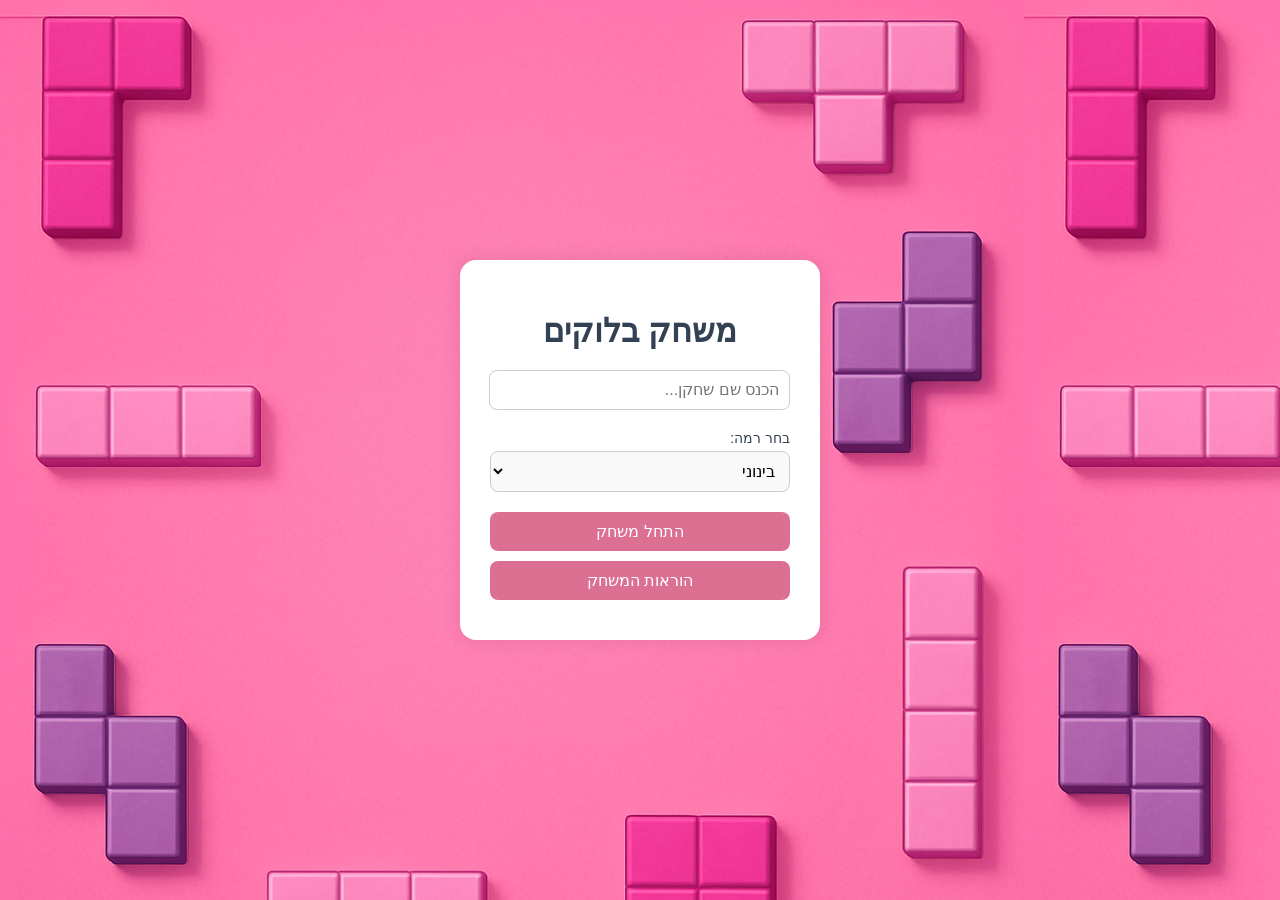
<file: index.html>
<!DOCTYPE html>
<html lang="he" dir="rtl">
<head>
  <meta charset="UTF-8" />
  <meta name="viewport" content="width=device-width, initial-scale=1.0" />
  <title>ברוכים הבאים למשחק!</title>
  <script src="./js/login.js" defer></script>
  <link rel="stylesheet" href="./css/login.css">
</head>
<body>
  <div class="container">
    <h1>משחק בלוקים</h1>
    <input type="text" id="playerName" placeholder="הכנס שם שחקן..." />

    <label for="difficulty">בחר רמה:</label>
    <select id="difficulty">
      <option value="easy">קל</option>
      <option value="medium" selected>בינוני</option>
      <option value="hard">קשה</option>
    </select>
    
    <button id="startGame">התחל משחק</button>
    <button id="Gameinstructions">הוראות המשחק</button>
    <div id="instructions">
      <h3>הוראות:</h3>
      <ul>
        <li>גרור את הבלוקים אל תוך הלוח.</li>
        <li>נסה למלא שורות או עמודות כדי לקבל ניקוד.</li>
        <li>אם אין יותר מהלכים אפשריים – המשחק נגמר.</li>
      </ul>
    </div>
  </div>
</file>
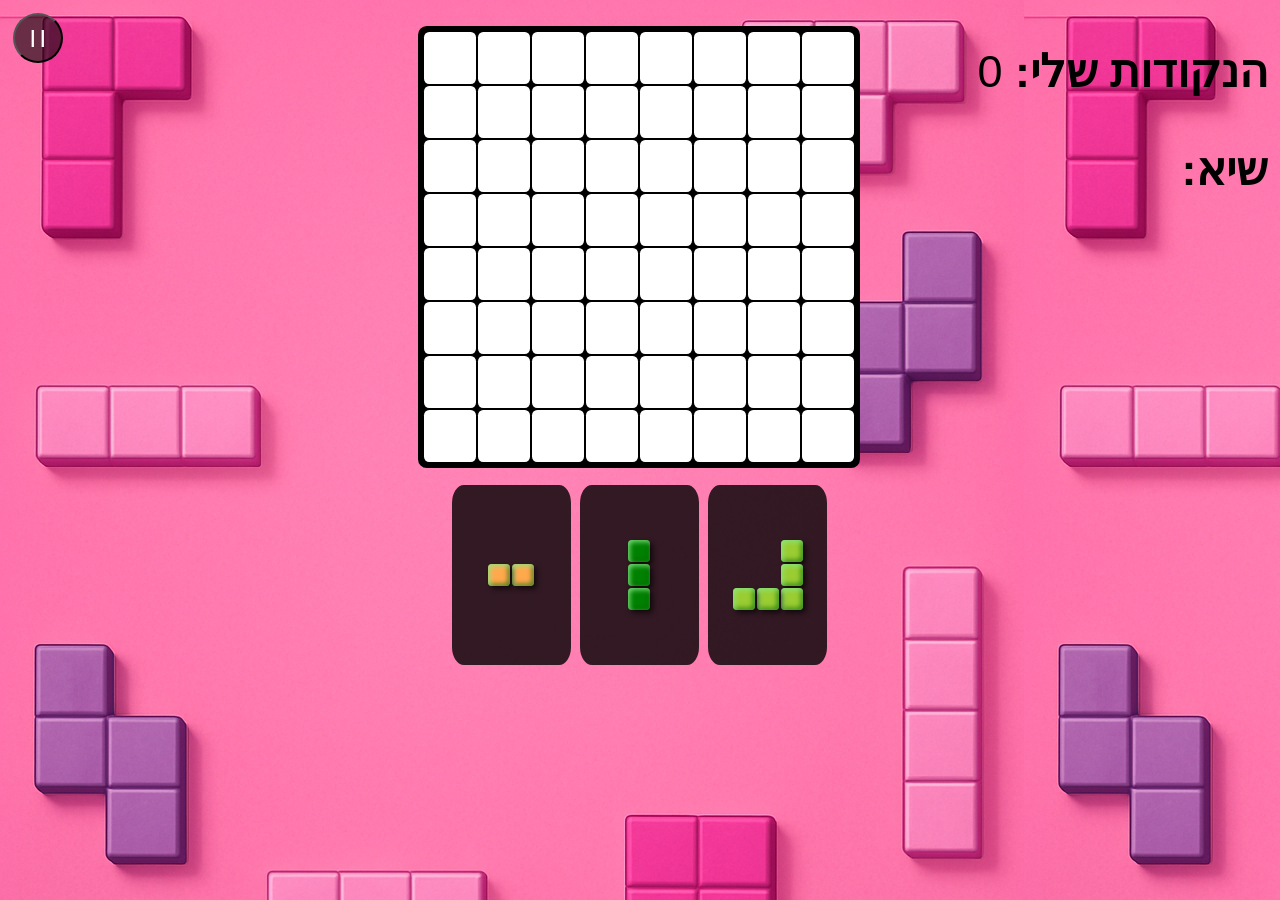
<file: html/game.html>
<!DOCTYPE html>
<html lang="he">
  <head>
    <meta charset="UTF-8" />
    <meta name="viewport" content="width=device-width, initial-scale=1.0" />
    <title>block blast</title>
    <link rel="stylesheet" href="../css/game.css" />
    <link rel="icon" href="../unnamed.png" />
    <!-- <script type="module" src="../js/blockGame.js"></script> -->
    <script src="../js/createBlock.js" defer></script>
    <script src="../js/button.js" defer></script>
  </head>

  <body dir="rtl">
    <main>
      <button id="stop"><strong>| |</strong></button>
      <div class="container-table">
        <div id="container-block">
          <div class="block1"></div>
          <div class="block2"></div>
          <div class="block3"></div>
        </div>
      </div>
      <div id="points">
        <p><strong>הנקודות שלי: </strong><span id="point">0</span></p>
        <p><strong>שיא: </strong><span id="score"></span></p>
      </div>
    </main>
    <div class="container-stop">
      <div id="close"><button>x</button></div>
      <div id="container-links">
        <button id="homePage">דף בית</button>
        <button class="restartBtn">משחק חוזר</button>
      </div>
    </div>
    <div id="gameOverScreen" class="game-over hidden">
      <h2>Game Over 🎮</h2>
      <h3 id="userName"></h3>
      <p>הנקודות שלך: <span id="finalScore"></span></p>
      <p>השיא: <span id="highScore"></span></p>
      <button id="restartBtn">משחק חדש</button>
    </div>
    <div id="newRecord" class="hidden">🏆 שיא חדש! 🏆</div>
  </body>
</html>
</file>
<file: css/login.css>
body {
  /* background-color: #f1f5f9; */
  display: flex;
  flex-direction: column;
  align-items: center;
  justify-content: center;
  height: 100vh;
  margin: 0;
  background-image: url(../block-background.png);
  animation: pinkGradient 15s ease infinite;
  font-family: Arial, sans-serif;
}

.container {
  background-color: white;
  padding: 30px;
  border-radius: 16px;
  box-shadow: 0 0 20px rgba(0, 0, 0, 0.1);
  text-align: center;
  width: 300px;
}

h1 {
  margin-bottom: 20px;
  color: #334155;
}

input[type="text"] {
  padding: 10px;
  width: 93%;
  border: 1px solid #ccc;
  border-radius: 8px;
  margin-bottom: 20px;
  font-size: 16px;
}

button {
  background-color: palevioletred;
  color: white;
  border: none;
  padding: 10px 20px;
  font-size: 16px;
  border-radius: 8px;
  cursor: pointer;
  width: 100%;
  margin-bottom: 10px;
}

button:hover {
  background-color: rgb(207, 35, 92);
}

#instructions {
  display: none;
  text-align: right;
  margin-top: 20px;
  color: #334155;
}
select {
  padding: 10px;
  width: 100%;
  border: 1px solid #ccc;
  border-radius: 8px;
  margin-bottom: 20px;
  font-size: 16px;
  background-color: #f9f9f9;
  cursor: pointer;
}
select:focus {
  outline: none;
  border-color: palevioletred;
  box-shadow: 0 0 5px rgba(207, 35, 92, 0.5);
}
label {
  display: block;
  margin-bottom: 5px;
  color: #334155;
  text-align: right;
  font-size: 14px;
}
</file>
<file: css/game.css>
body {
  margin: 0;
  background-image: url(../block-background.png);
  height: 100vh;
  max-height: 100vh;
}

main {
  display: flex;
  flex-direction: row-reverse;
  justify-content: space-between;
}
#stop {
  margin-right: 25%;
}

button {
  background-color: rgba(0, 0, 0, 0.589);
  color: white;
  border-radius: 50%;
  height: 50px;
  width: 50px;
  font-size: large;
  margin: 1%;
  margin-left: 1%;
}
button:hover{
  background-color: rgba(0, 0, 0, 0.89);

}

.container-table {
  margin-top: 2%;
  display: flex;
  flex-direction: row-reverse;
  flex-direction: column;
  justify-self: center;
}

#points {
  width: 30%;
  p {
    font-size: 45px;
    color: rgb(0, 0, 0);
    margin-right: 3%;
    font-family: "Trebuchet MS", "Lucida Sans Unicode", "Lucida Grande",
      "Lucida Sans", Arial, sans-serif;
  }
}

.table {
  background-color: black;
  border: 4px solid black;
  border-radius: 2%;
  justify-self: center;

  .td1 {
    border-radius: 10%;
    min-height: 50px;
    min-width: 50px;
    width: 50px;
    height: 50px;
    background-color: white;
  }
}

#container-block {
  display: flex;
  justify-content: center;
  position: relative;
  margin-top: 3%;

  div {
    display: flex;
    justify-content: center;
    width: 27%;
    height: 20vh;
    border-radius: 10%;
    background-color: rgba(0, 0, 0, 0.804);
    margin: 1%;

    table {
      align-self: center;
      position: absolute;
      cursor: grab;

      td {
        background: linear-gradient(145deg);
        border-radius: 4px;
        box-shadow: 3px 3px 5px rgba(0, 0, 0, 0.6),
          inset 2px 2px 5px rgba(144, 238, 144, 0.8),
          inset -2px -2px 5px rgba(0, 100, 0, 0.7);
        cursor: pointer;
      }
    }
  }
}

.design-td {
  width: 20px;
  height: 20px;
  border-radius: 10%;
}

.style {
  background: linear-gradient(145deg);
  border-radius: 4px;
  box-shadow: 3px 3px 5px rgba(0, 0, 0, 0.6),
    inset 2px 2px 5px rgba(144, 238, 144, 0.8),
    inset -2px -2px 5px rgba(0, 100, 0, 0.7);
  cursor: pointer;
  width: 50px;
  height: 50px;
}

@keyframes explodeClear {
  0% {
    background-color: #ffcc00;
    box-shadow: 0 0 5px #ffcc00;
    transform: scale(1);
    opacity: 1;
  }

  30% {
    background-color: #ff8800;
    box-shadow: 0 0 10px #ff8800;
    transform: scale(1.15);
    opacity: 0.8;
  }

  60% {
    background-color: #ffffff;
    box-shadow: 0 0 3px #ffffff;
    transform: scale(0.95);
    opacity: 0.5;
  }

  100% {
    background-color: white;
    box-shadow: none;
    transform: scale(1);
    opacity: 1;
  }
}

.clear-beauty {
  animation: explodeClear 0.6s ease-in-out;
}

.clear-beauty {
  animation: flash 0.4s ease-in-out;
}

@keyframes flash {
  0% {
    background-color: yellow;
    transform: scale(1);
  }

  50% {
    background-color: orange;
    transform: scale(1.1);
  }

  100% {
    background-color: white;
    transform: scale(1);
  }
}

.preview {
  background-color: var(--preview-color, rgba(0, 0, 0, 0.1));
}

.game-over {
  position: fixed;
  top: 50%;
  left: 50%;
  transform: translate(-50%, -50%);
  background-color: #222;
  color: #fff;
  padding: 40px;
  border-radius: 20px;
  box-shadow: 0 0 20px rgba(0, 0, 0, 0.5);
  text-align: center;
  z-index: 1000;
  width: 300px;
}

.game-over h2 {
  margin-bottom: 10px;
  font-size: 24px;
}

.game-over h3 {
  color: #ff6b6b;
  font-size: xx-large;
}

.game-over p {
  margin: 10px 0;
  font-size: 18px;
}

.game-over button {
  width: 30%;
  margin-top: 20px;
  padding: 10px 20px;
  background-color: #ff6b6b;
  color: white;
  border: none;
  border-radius: 8px;
  font-size: 16px;
  cursor: pointer;
  transition: background 0.3s;
}

.game-over button:hover {
  background-color: #ff4b4b;
}

.hidden {
  display: none;
}

#newRecord {
  position: fixed;
  top: 40%;
  left: 50%;
  transform: translate(-50%, -50%);
  font-size: 3rem;
  font-weight: bold;
  color: gold;
  text-shadow: 0 0 15px orange, 0 0 30px red;
  background: rgba(0, 0, 0, 0.7);
  padding: 20px 40px;
  border-radius: 20px;
  animation: pop 1s ease forwards, glow 1.5s infinite alternate;
  z-index: 9999;
}
.hidden {
  display: none;
}

@keyframes pop {
  from {
    transform: translate(-50%, -50%) scale(0);
    opacity: 0;
  }
  to {
    transform: translate(-50%, -50%) scale(1);
    opacity: 1;
  }
}

@keyframes glow {
  from {
    text-shadow: 0 0 10px gold, 0 0 20px orange;
  }
  to {
    text-shadow: 0 0 25px red, 0 0 40px yellow;
  }
}
.container-stop {
  /* border: 2px solid #222; */
  background-color: white;
  padding: 30px;
  border-radius: 16px;
  box-shadow: 0 0 20px rgba(0, 0, 0, 0.1);
  text-align: center;
  width: 300px;
  left: 40%;
  top: 20%;
  display: none;
  flex-direction: column;
  position: fixed;

  #homePage,
  .restartBtn {
    background-color: palevioletred;
    color: rgba(0, 0, 0, 0.74);
    border: none;
    padding: 10px 20px;
    font-size: 16px;
    border-radius: 8px;
    cursor: pointer;
    width: 100%;
    margin-bottom: 10px;
  }
}

#homePage:hover,
.restartBtn:hover {
  background-color: rgb(207, 35, 92);
}
#close {
  position: absolute;
  top: -8%;
  right: -2%;
  font-size: xx-large;
  align-self: flex-start;
  width: 5px;
  height: 5px;
  border-radius: 50%;
  margin-bottom: 15%;
  button {
    background-color: rgba(0, 0, 0, 0.589);
    color: white;
  }
  button:hover {
    background-color: palevioletred;
  }
}
</file>
